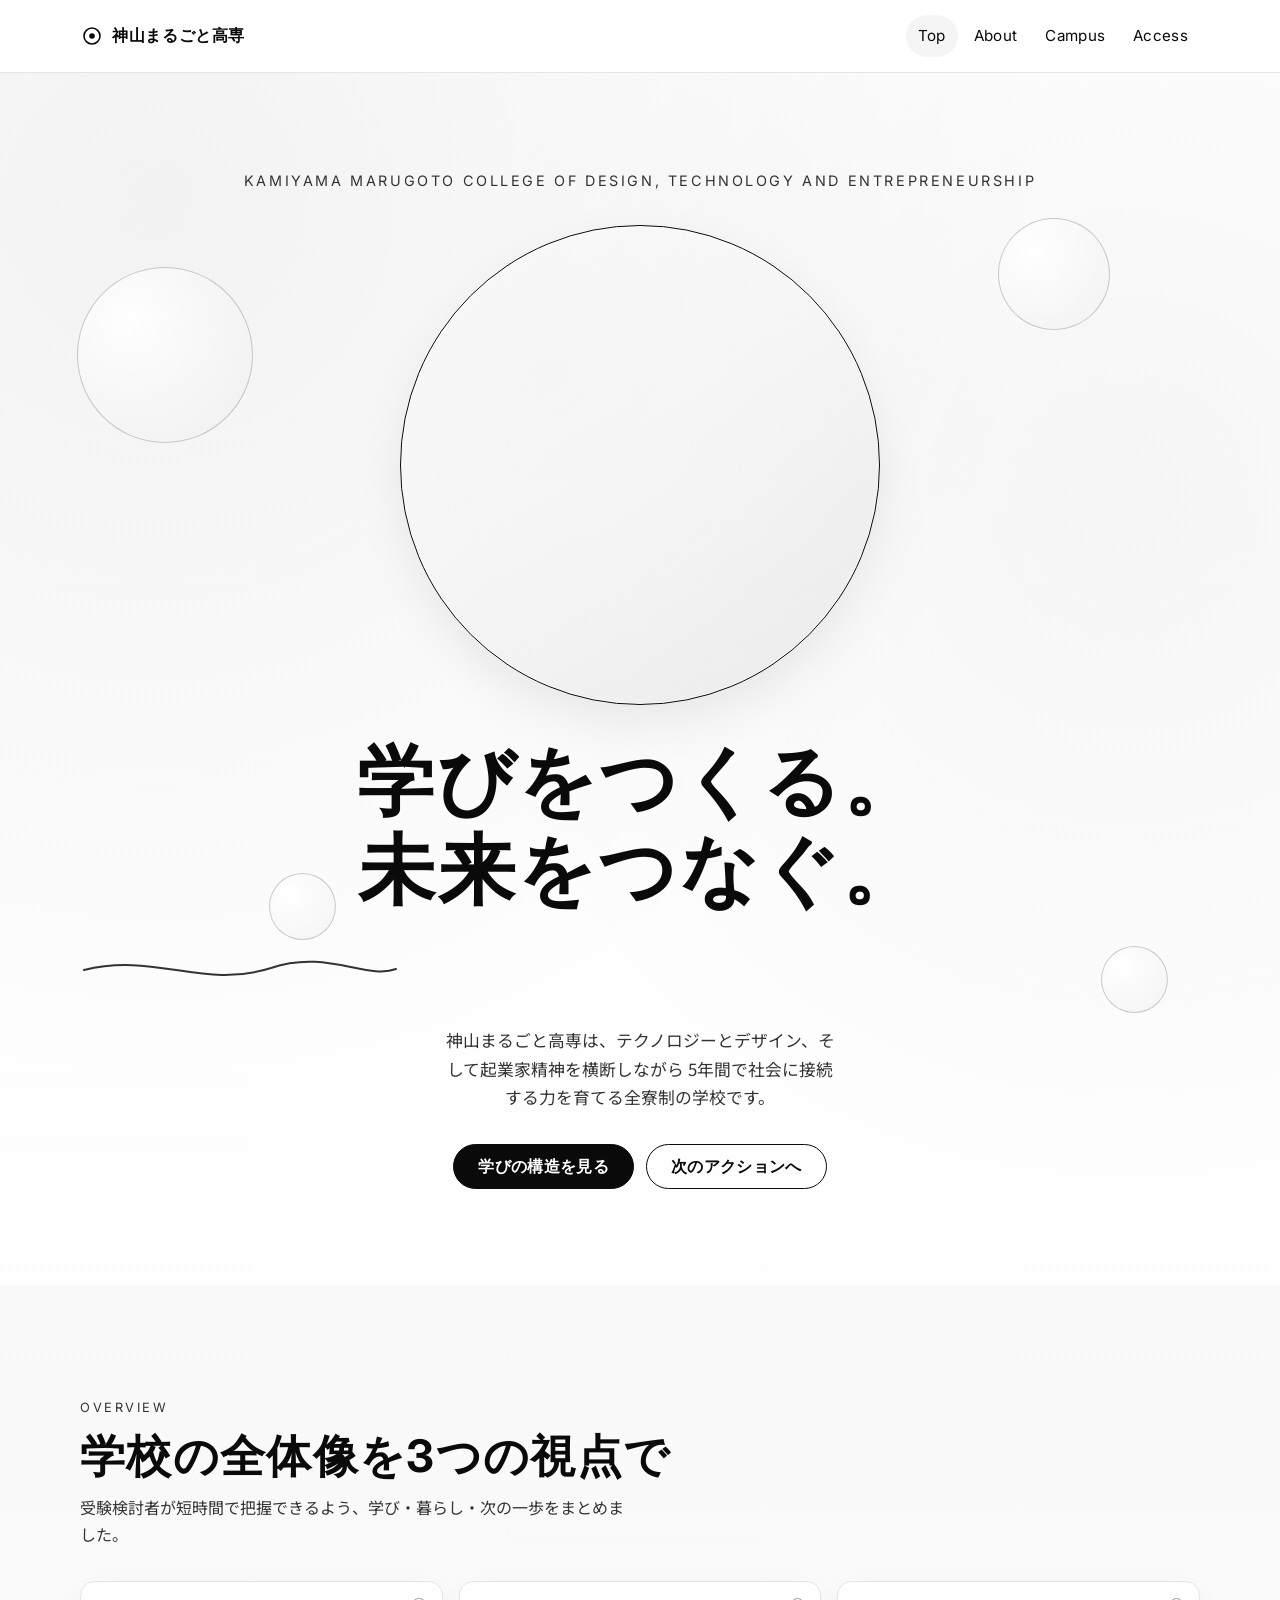
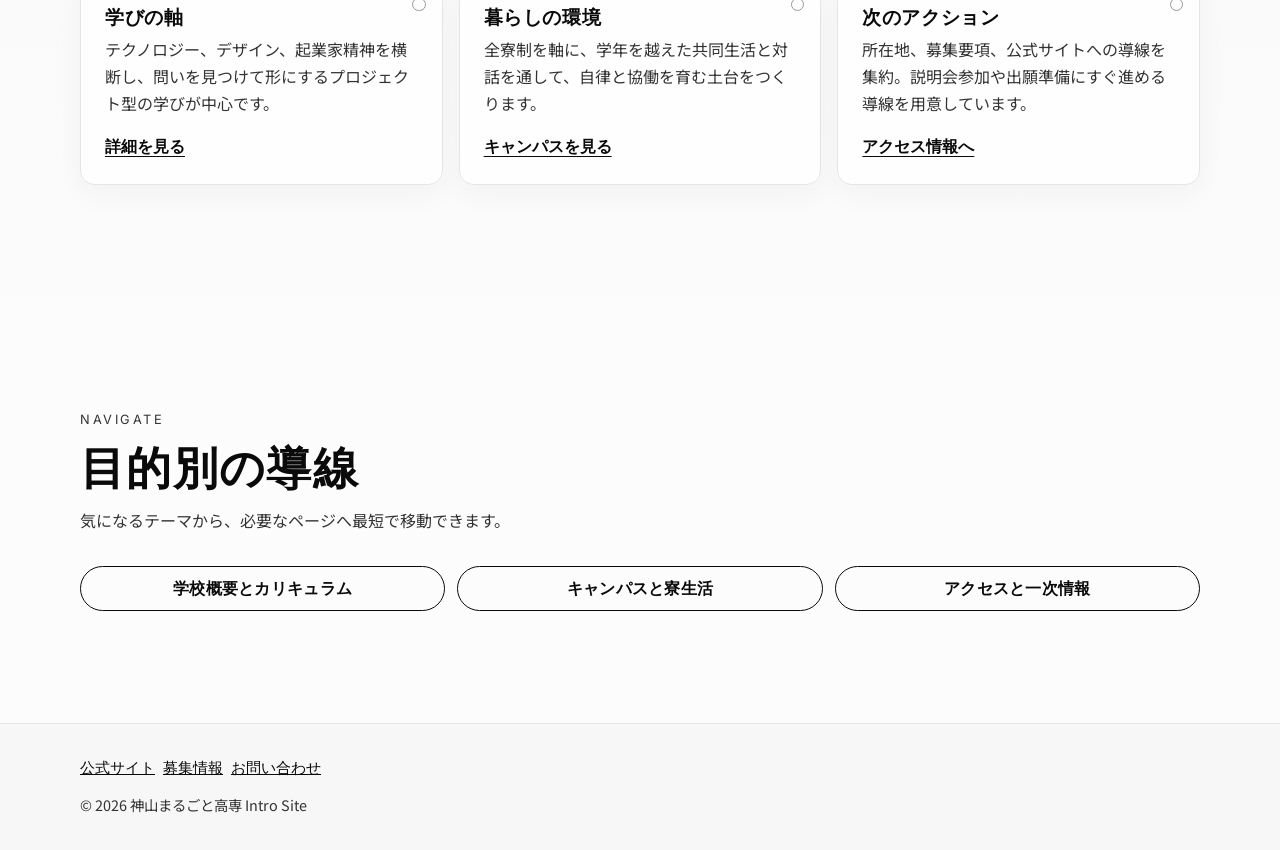
<file: index.html>
<!doctype html>
<html lang="ja">
  <head>
    <meta charset="utf-8" />
    <meta name="viewport" content="width=device-width, initial-scale=1" />
    <title>神山まるごと高専 | 学びの入口</title>
    <meta
      name="description"
      content="神山まるごと高専の世界観と学びの特徴を、モノクロ・ミニマルな4ページ構成で紹介します。"
    />
    <meta property="og:type" content="website" />
    <meta property="og:locale" content="ja_JP" />
    <meta property="og:title" content="神山まるごと高専 | 学びの入口" />
    <meta
      property="og:description"
      content="テクノロジー・デザイン・起業家精神を横断する5年間の学びを紹介。"
    />
    <meta
      property="og:url"
      content="https://kmc2318.github.io/ghcp-school-intro-260422/index.html"
    />
    <meta
      property="og:image"
      content="https://kmc2318.github.io/ghcp-school-intro-260422/assets/images/ogp.svg"
    />
    <meta name="theme-color" content="#0a0a0a" />
    <link rel="icon" type="image/svg+xml" href="./assets/images/favicon.svg" />
    <link rel="preconnect" href="https://fonts.googleapis.com" />
    <link rel="preconnect" href="https://fonts.gstatic.com" crossorigin />
    <link
      href="https://fonts.googleapis.com/css2?family=Inter:wght@400;600;700&family=Noto+Sans+JP:wght@400;500;700&display=swap"
      rel="stylesheet"
    />
    <link rel="stylesheet" href="./assets/css/main.css" />
  </head>
  <body>
    <a class="skip-link" href="#main-content">本文へスキップ</a>
    <div class="scroll-progress" aria-hidden="true"></div>

    <header class="site-header">
      <div class="container header-inner">
        <a class="brand" href="./index.html" aria-label="神山まるごと高専 トップページ">
          <span class="brand-mark" aria-hidden="true">
            <svg viewBox="0 0 24 24" fill="none" xmlns="http://www.w3.org/2000/svg">
              <circle cx="12" cy="12" r="8" stroke="currentColor" stroke-width="1.6" />
              <circle cx="12" cy="12" r="2.8" fill="currentColor" />
            </svg>
          </span>
          <span class="brand-text">神山まるごと高専</span>
        </a>

        <button
          class="nav-toggle"
          type="button"
          aria-label="ナビゲーションを開閉"
          aria-expanded="false"
          aria-controls="site-nav"
        >
          <span class="nav-toggle-bar" aria-hidden="true"></span>
          <span>Menu</span>
        </button>

        <nav class="site-nav" id="site-nav" aria-label="メインナビゲーション">
          <ul>
            <li><a href="./index.html" aria-current="page">Top</a></li>
            <li><a href="./about.html">About</a></li>
            <li><a href="./campus.html">Campus</a></li>
            <li><a href="./access.html">Access</a></li>
          </ul>
        </nav>
      </div>
    </header>

    <main id="main-content">
      <section class="hero" aria-labelledby="hero-title">
        <div class="circle-decor circle-decor--lg" style="--x: 6%; --y: 16%; --duration: 12s"></div>
        <div class="circle-decor circle-decor--sm" style="--x: 21%; --y: 66%; --duration: 9s; --delay: 0.8s"></div>
        <div class="circle-decor circle-decor--md" style="--x: 78%; --y: 12%; --duration: 13s; --delay: 0.4s"></div>
        <div class="circle-decor circle-decor--sm" style="--x: 86%; --y: 72%; --duration: 11s; --delay: 1.2s"></div>

        <div class="container hero-inner">
          <p class="hero-subtitle">Kamiyama Marugoto College of Design, Technology and Entrepreneurship</p>
          <div class="hero-orb" aria-hidden="true"></div>
          <h1 class="hero-title" id="hero-title">学びをつくる。<br />未来をつなぐ。</h1>
          <svg class="draw-path" data-draw-path viewBox="0 0 320 48" aria-hidden="true">
            <path d="M4 24 C76 6 122 44 191 22 C246 3 287 34 316 23" />
          </svg>
          <p class="hero-lead">
            神山まるごと高専は、テクノロジーとデザイン、そして起業家精神を横断しながら
            5年間で社会に接続する力を育てる全寮制の学校です。
          </p>
          <div class="hero-actions">
            <a class="btn btn--primary" href="./about.html">学びの構造を見る</a>
            <a class="btn btn--ghost" href="./access.html">次のアクションへ</a>
          </div>
        </div>
      </section>

      <section class="section section-muted" aria-labelledby="overview-title">
        <div class="container">
          <div class="section-header">
            <p class="section-kicker">Overview</p>
            <h2 class="section-title" id="overview-title">学校の全体像を3つの視点で</h2>
            <p class="section-desc">受験検討者が短時間で把握できるよう、学び・暮らし・次の一歩をまとめました。</p>
          </div>

          <div class="card-grid">
            <article class="card">
              <h3>学びの軸</h3>
              <p>
                テクノロジー、デザイン、起業家精神を横断し、問いを見つけて形にするプロジェクト型の学びが中心です。
              </p>
              <a class="card-link" href="./about.html">詳細を見る</a>
            </article>
            <article class="card">
              <h3>暮らしの環境</h3>
              <p>
                全寮制を軸に、学年を越えた共同生活と対話を通して、自律と協働を育む土台をつくります。
              </p>
              <a class="card-link" href="./campus.html">キャンパスを見る</a>
            </article>
            <article class="card">
              <h3>次のアクション</h3>
              <p>
                所在地、募集要項、公式サイトへの導線を集約。説明会参加や出願準備にすぐ進める導線を用意しています。
              </p>
              <a class="card-link" href="./access.html">アクセス情報へ</a>
            </article>
          </div>
        </div>
      </section>

      <section class="section" aria-labelledby="route-title">
        <div class="container">
          <div class="section-header">
            <p class="section-kicker">Navigate</p>
            <h2 class="section-title" id="route-title">目的別の導線</h2>
            <p class="section-desc">気になるテーマから、必要なページへ最短で移動できます。</p>
          </div>
          <div class="link-grid">
            <a class="btn btn--ghost" href="./about.html">学校概要とカリキュラム</a>
            <a class="btn btn--ghost" href="./campus.html">キャンパスと寮生活</a>
            <a class="btn btn--ghost" href="./access.html">アクセスと一次情報</a>
          </div>
        </div>
      </section>
    </main>

    <footer class="site-footer">
      <div class="container footer-inner">
        <div class="footer-links">
          <a href="https://kamiyama.ac.jp/" target="_blank" rel="noopener noreferrer">公式サイト</a>
          <a href="https://kamiyama.ac.jp/admissions/" target="_blank" rel="noopener noreferrer">募集情報</a>
          <a href="https://kamiyama.ac.jp/contact/" target="_blank" rel="noopener noreferrer">お問い合わせ</a>
        </div>
        <p class="copyright">&copy; <span data-current-year>2026</span> 神山まるごと高専 Intro Site</p>
      </div>
    </footer>

    <script src="./assets/js/main.js" defer></script>
  </body>
</html>
</file>
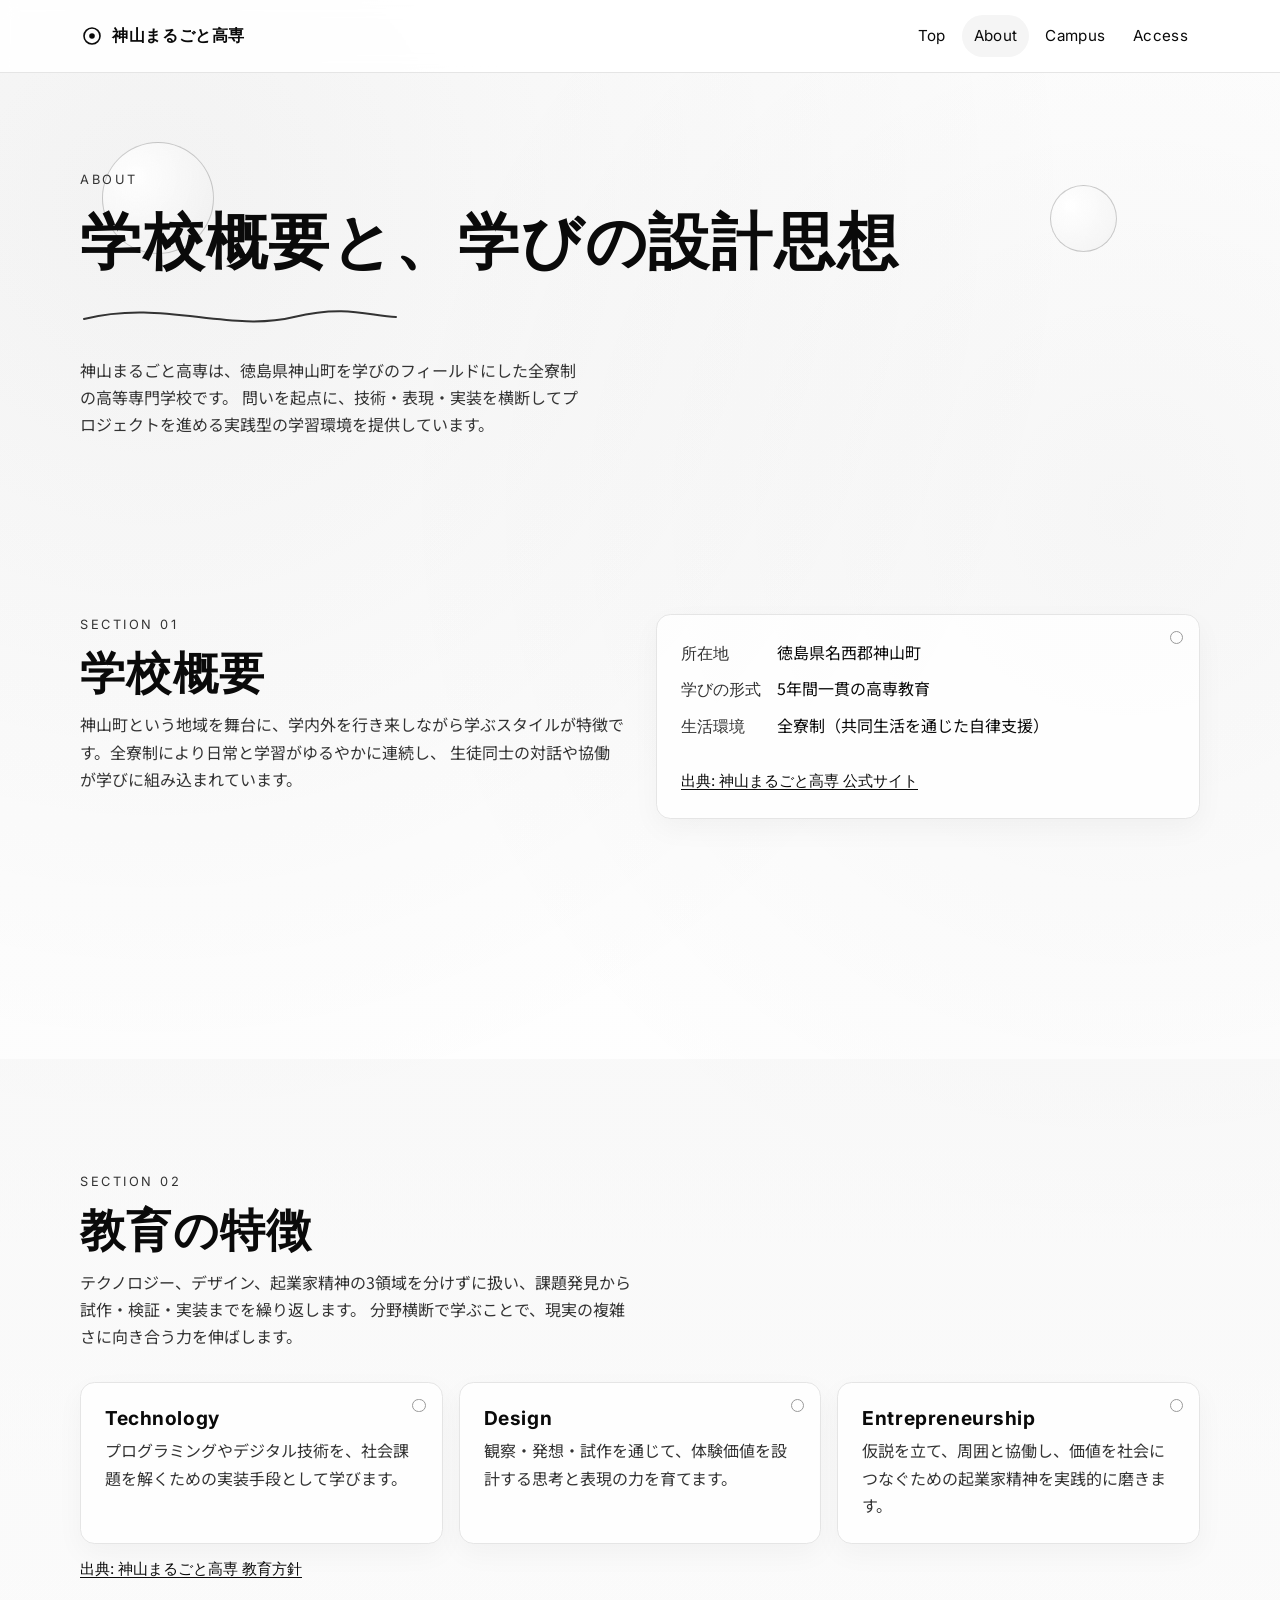
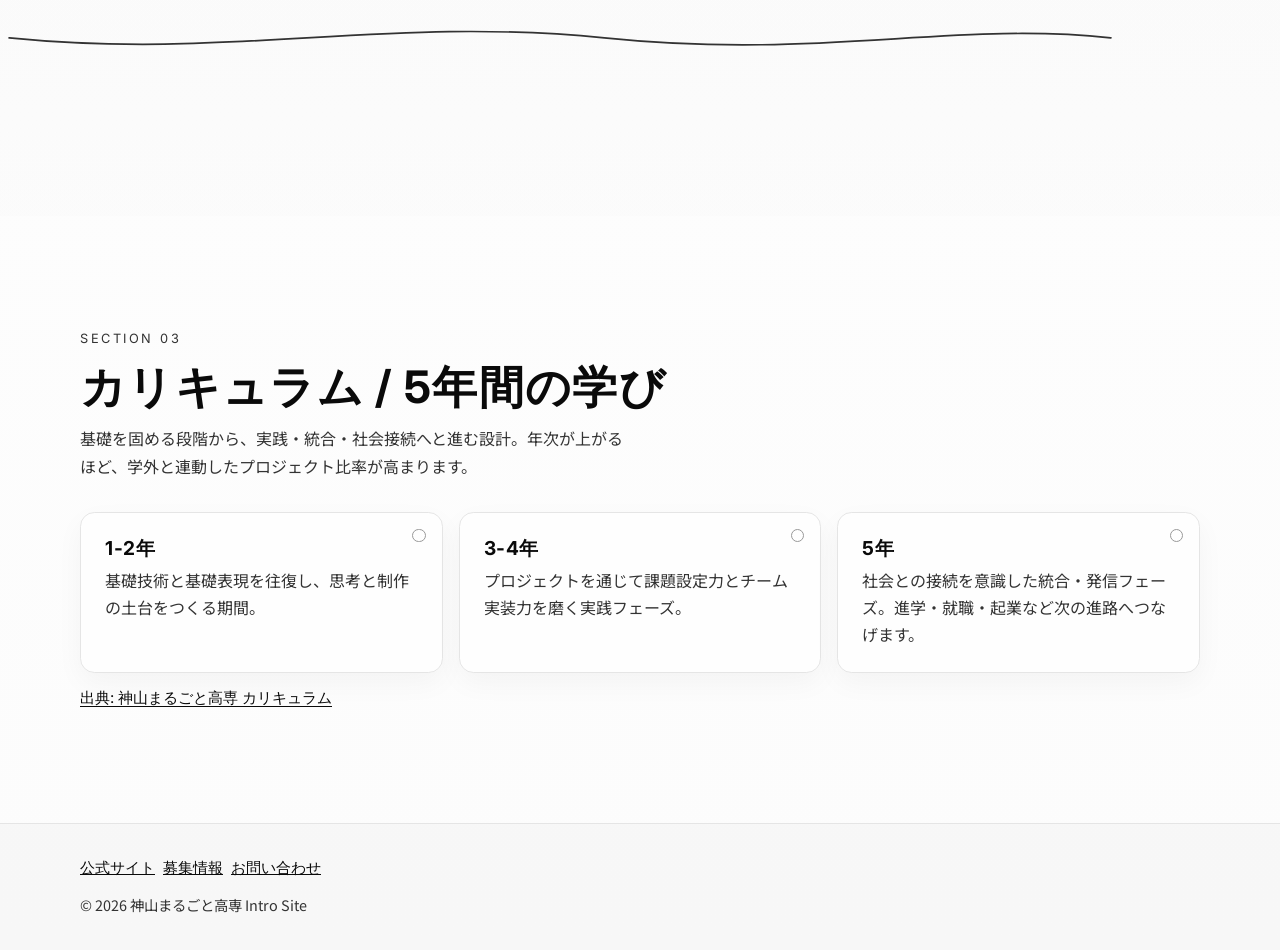
<file: about.html>
<!doctype html>
<html lang="ja">
  <head>
    <meta charset="utf-8" />
    <meta name="viewport" content="width=device-width, initial-scale=1" />
    <title>神山まるごと高専 | About</title>
    <meta
      name="description"
      content="神山まるごと高専の学校概要、教育の特徴、5年間の学びの構成を紹介します。"
    />
    <meta property="og:type" content="website" />
    <meta property="og:locale" content="ja_JP" />
    <meta property="og:title" content="神山まるごと高専 | About" />
    <meta
      property="og:description"
      content="学校概要・教育の特徴・カリキュラムを3セクションで整理したページ。"
    />
    <meta
      property="og:url"
      content="https://kmc2318.github.io/ghcp-school-intro-260422/about.html"
    />
    <meta
      property="og:image"
      content="https://kmc2318.github.io/ghcp-school-intro-260422/assets/images/ogp.svg"
    />
    <meta name="theme-color" content="#0a0a0a" />
    <link rel="icon" type="image/svg+xml" href="./assets/images/favicon.svg" />
    <link rel="preconnect" href="https://fonts.googleapis.com" />
    <link rel="preconnect" href="https://fonts.gstatic.com" crossorigin />
    <link
      href="https://fonts.googleapis.com/css2?family=Inter:wght@400;600;700&family=Noto+Sans+JP:wght@400;500;700&display=swap"
      rel="stylesheet"
    />
    <link rel="stylesheet" href="./assets/css/main.css" />
  </head>
  <body>
    <a class="skip-link" href="#main-content">本文へスキップ</a>
    <div class="scroll-progress" aria-hidden="true"></div>

    <header class="site-header">
      <div class="container header-inner">
        <a class="brand" href="./index.html" aria-label="神山まるごと高専 トップページ">
          <span class="brand-mark" aria-hidden="true">
            <svg viewBox="0 0 24 24" fill="none" xmlns="http://www.w3.org/2000/svg">
              <circle cx="12" cy="12" r="8" stroke="currentColor" stroke-width="1.6" />
              <circle cx="12" cy="12" r="2.8" fill="currentColor" />
            </svg>
          </span>
          <span class="brand-text">神山まるごと高専</span>
        </a>

        <button
          class="nav-toggle"
          type="button"
          aria-label="ナビゲーションを開閉"
          aria-expanded="false"
          aria-controls="site-nav"
        >
          <span class="nav-toggle-bar" aria-hidden="true"></span>
          <span>Menu</span>
        </button>

        <nav class="site-nav" id="site-nav" aria-label="メインナビゲーション">
          <ul>
            <li><a href="./index.html">Top</a></li>
            <li><a href="./about.html" aria-current="page">About</a></li>
            <li><a href="./campus.html">Campus</a></li>
            <li><a href="./access.html">Access</a></li>
          </ul>
        </nav>
      </div>
    </header>

    <main id="main-content">
      <section class="page-hero" aria-labelledby="page-title">
        <div class="circle-decor circle-decor--md" style="--x: 8%; --y: 16%; --duration: 11s"></div>
        <div class="circle-decor circle-decor--sm" style="--x: 82%; --y: 26%; --duration: 9.5s; --delay: 0.5s"></div>

        <div class="container page-hero-inner">
          <p class="section-kicker">About</p>
          <h1 class="page-title" id="page-title">学校概要と、学びの設計思想</h1>
          <svg class="draw-path" data-draw-path viewBox="0 0 320 48" aria-hidden="true">
            <path d="M4 26 C84 6 146 40 214 24 C268 11 292 24 316 24" />
          </svg>
          <p class="page-lead">
            神山まるごと高専は、徳島県神山町を学びのフィールドにした全寮制の高等専門学校です。
            問いを起点に、技術・表現・実装を横断してプロジェクトを進める実践型の学習環境を提供しています。
          </p>
        </div>
      </section>

      <section class="section" aria-labelledby="school-overview-title">
        <div class="container about-layout">
          <div class="section-header">
            <p class="section-kicker">Section 01</p>
            <h2 class="section-title" id="school-overview-title">学校概要</h2>
            <p class="section-desc">
              神山町という地域を舞台に、学内外を行き来しながら学ぶスタイルが特徴です。全寮制により日常と学習がゆるやかに連続し、
              生徒同士の対話や協働が学びに組み込まれています。
            </p>
          </div>

          <article class="about-block card">
            <dl>
              <dt>所在地</dt>
              <dd>徳島県名西郡神山町</dd>
              <dt>学びの形式</dt>
              <dd>5年間一貫の高専教育</dd>
              <dt>生活環境</dt>
              <dd>全寮制（共同生活を通じた自律支援）</dd>
            </dl>
            <a class="source-link" href="https://kamiyama.ac.jp/" target="_blank" rel="noopener noreferrer"
              >出典: 神山まるごと高専 公式サイト</a
            >
          </article>
        </div>

        <div class="container path-divider" aria-hidden="true">
          <svg class="draw-path" data-draw-path viewBox="0 0 960 60" preserveAspectRatio="none">
            <path d="M6 30 C190 2 380 58 574 30 C736 6 854 44 954 30" />
          </svg>
        </div>
      </section>

      <section class="section section-muted" aria-labelledby="feature-title">
        <div class="container">
          <div class="section-header">
            <p class="section-kicker">Section 02</p>
            <h2 class="section-title" id="feature-title">教育の特徴</h2>
            <p class="section-desc">
              テクノロジー、デザイン、起業家精神の3領域を分けずに扱い、課題発見から試作・検証・実装までを繰り返します。
              分野横断で学ぶことで、現実の複雑さに向き合う力を伸ばします。
            </p>
          </div>

          <div class="card-grid">
            <article class="card">
              <h3>Technology</h3>
              <p>プログラミングやデジタル技術を、社会課題を解くための実装手段として学びます。</p>
            </article>
            <article class="card">
              <h3>Design</h3>
              <p>観察・発想・試作を通じて、体験価値を設計する思考と表現の力を育てます。</p>
            </article>
            <article class="card">
              <h3>Entrepreneurship</h3>
              <p>仮説を立て、周囲と協働し、価値を社会につなぐための起業家精神を実践的に磨きます。</p>
            </article>
          </div>

          <a class="source-link" href="https://kamiyama.ac.jp/about/" target="_blank" rel="noopener noreferrer"
            >出典: 神山まるごと高専 教育方針</a
          >
        </div>

        <div class="container path-divider" aria-hidden="true">
          <svg class="draw-path" data-draw-path viewBox="0 0 960 60" preserveAspectRatio="none">
            <path d="M8 28 C198 54 328 2 518 28 C702 54 816 8 952 28" />
          </svg>
        </div>
      </section>

      <section class="section" aria-labelledby="curriculum-title">
        <div class="container">
          <div class="section-header">
            <p class="section-kicker">Section 03</p>
            <h2 class="section-title" id="curriculum-title">カリキュラム / 5年間の学び</h2>
            <p class="section-desc">
              基礎を固める段階から、実践・統合・社会接続へと進む設計。年次が上がるほど、学外と連動したプロジェクト比率が高まります。
            </p>
          </div>

          <div class="card-grid">
            <article class="card">
              <h3>1-2年</h3>
              <p>基礎技術と基礎表現を往復し、思考と制作の土台をつくる期間。</p>
            </article>
            <article class="card">
              <h3>3-4年</h3>
              <p>プロジェクトを通じて課題設定力とチーム実装力を磨く実践フェーズ。</p>
            </article>
            <article class="card">
              <h3>5年</h3>
              <p>社会との接続を意識した統合・発信フェーズ。進学・就職・起業など次の進路へつなげます。</p>
            </article>
          </div>

          <a class="source-link" href="https://kamiyama.ac.jp/curriculum/" target="_blank" rel="noopener noreferrer"
            >出典: 神山まるごと高専 カリキュラム</a
          >
        </div>
      </section>
    </main>

    <footer class="site-footer">
      <div class="container footer-inner">
        <div class="footer-links">
          <a href="https://kamiyama.ac.jp/" target="_blank" rel="noopener noreferrer">公式サイト</a>
          <a href="https://kamiyama.ac.jp/admissions/" target="_blank" rel="noopener noreferrer">募集情報</a>
          <a href="https://kamiyama.ac.jp/contact/" target="_blank" rel="noopener noreferrer">お問い合わせ</a>
        </div>
        <p class="copyright">&copy; <span data-current-year>2026</span> 神山まるごと高専 Intro Site</p>
      </div>
    </footer>

    <script src="./assets/js/main.js" defer></script>
  </body>
</html>
</file>
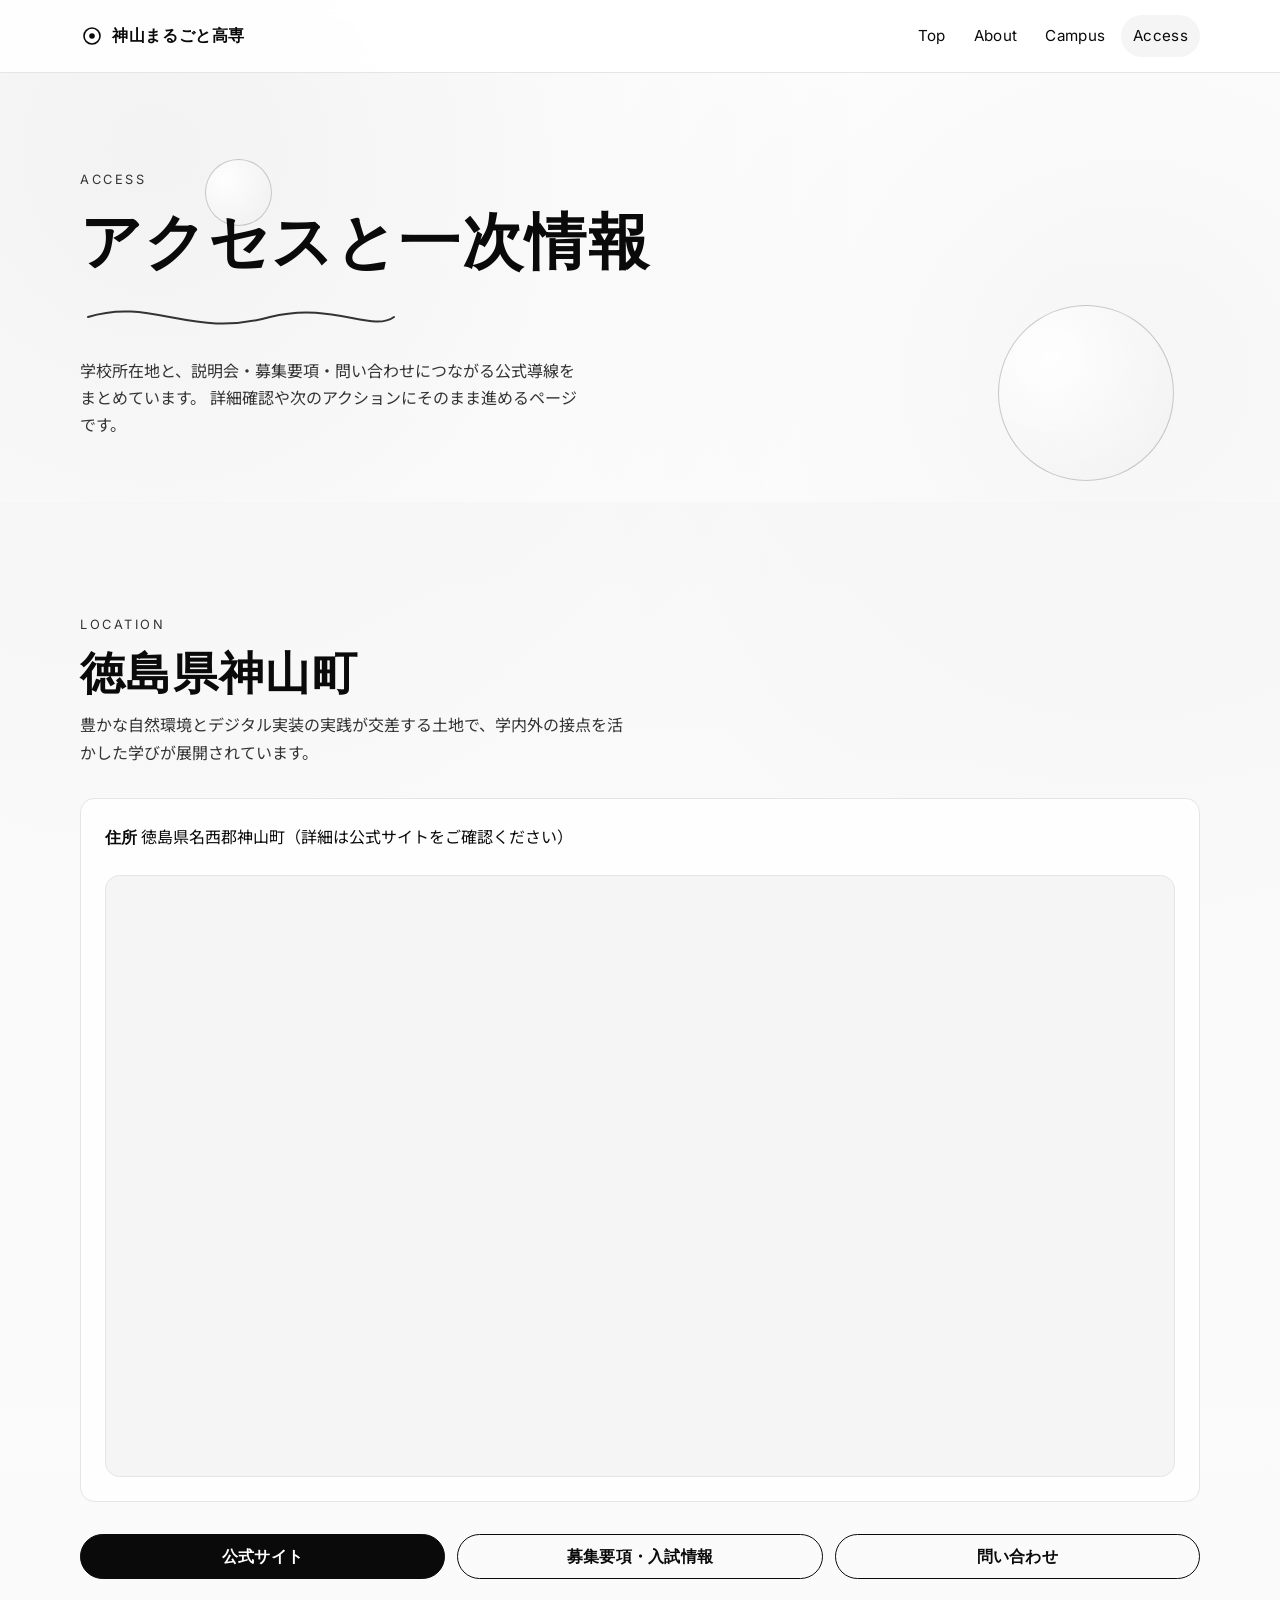
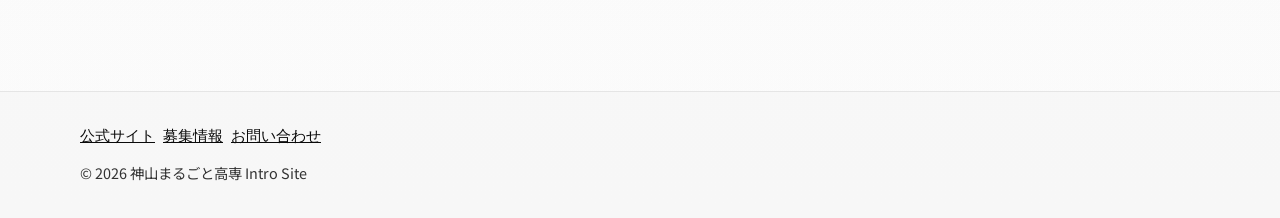
<file: access.html>
<!doctype html>
<html lang="ja">
  <head>
    <meta charset="utf-8" />
    <meta name="viewport" content="width=device-width, initial-scale=1" />
    <title>神山まるごと高専 | Access</title>
    <meta
      name="description"
      content="神山まるごと高専の所在地、アクセス情報、公式サイト・募集要項・問い合わせ先へのリンクを掲載しています。"
    />
    <meta property="og:type" content="website" />
    <meta property="og:locale" content="ja_JP" />
    <meta property="og:title" content="神山まるごと高専 | Access" />
    <meta
      property="og:description"
      content="所在地と地図、公式サイトや募集情報への外部リンクをまとめたページ。"
    />
    <meta
      property="og:url"
      content="https://kmc2318.github.io/ghcp-school-intro-260422/access.html"
    />
    <meta
      property="og:image"
      content="https://kmc2318.github.io/ghcp-school-intro-260422/assets/images/ogp.svg"
    />
    <meta name="theme-color" content="#0a0a0a" />
    <link rel="icon" type="image/svg+xml" href="./assets/images/favicon.svg" />
    <link rel="preconnect" href="https://fonts.googleapis.com" />
    <link rel="preconnect" href="https://fonts.gstatic.com" crossorigin />
    <link
      href="https://fonts.googleapis.com/css2?family=Inter:wght@400;600;700&family=Noto+Sans+JP:wght@400;500;700&display=swap"
      rel="stylesheet"
    />
    <link rel="stylesheet" href="./assets/css/main.css" />
  </head>
  <body>
    <a class="skip-link" href="#main-content">本文へスキップ</a>
    <div class="scroll-progress" aria-hidden="true"></div>

    <header class="site-header">
      <div class="container header-inner">
        <a class="brand" href="./index.html" aria-label="神山まるごと高専 トップページ">
          <span class="brand-mark" aria-hidden="true">
            <svg viewBox="0 0 24 24" fill="none" xmlns="http://www.w3.org/2000/svg">
              <circle cx="12" cy="12" r="8" stroke="currentColor" stroke-width="1.6" />
              <circle cx="12" cy="12" r="2.8" fill="currentColor" />
            </svg>
          </span>
          <span class="brand-text">神山まるごと高専</span>
        </a>

        <button
          class="nav-toggle"
          type="button"
          aria-label="ナビゲーションを開閉"
          aria-expanded="false"
          aria-controls="site-nav"
        >
          <span class="nav-toggle-bar" aria-hidden="true"></span>
          <span>Menu</span>
        </button>

        <nav class="site-nav" id="site-nav" aria-label="メインナビゲーション">
          <ul>
            <li><a href="./index.html">Top</a></li>
            <li><a href="./about.html">About</a></li>
            <li><a href="./campus.html">Campus</a></li>
            <li><a href="./access.html" aria-current="page">Access</a></li>
          </ul>
        </nav>
      </div>
    </header>

    <main id="main-content">
      <section class="page-hero" aria-labelledby="page-title">
        <div class="circle-decor circle-decor--lg" style="--x: 78%; --y: 54%; --duration: 12s"></div>
        <div class="circle-decor circle-decor--sm" style="--x: 16%; --y: 20%; --duration: 9s; --delay: 0.7s"></div>

        <div class="container page-hero-inner">
          <p class="section-kicker">Access</p>
          <h1 class="page-title" id="page-title">アクセスと一次情報</h1>
          <svg class="draw-path" data-draw-path viewBox="0 0 320 48" aria-hidden="true">
            <path d="M8 24 C72 4 112 46 190 24 C252 8 292 40 314 24" />
          </svg>
          <p class="page-lead">
            学校所在地と、説明会・募集要項・問い合わせにつながる公式導線をまとめています。
            詳細確認や次のアクションにそのまま進めるページです。
          </p>
        </div>
      </section>

      <section class="section section-muted" aria-labelledby="location-title">
        <div class="container">
          <div class="section-header">
            <p class="section-kicker">Location</p>
            <h2 class="section-title" id="location-title">徳島県神山町</h2>
            <p class="section-desc">
              豊かな自然環境とデジタル実装の実践が交差する土地で、学内外の接点を活かした学びが展開されています。
            </p>
          </div>

          <div class="location-box">
            <p><strong>住所</strong> 徳島県名西郡神山町（詳細は公式サイトをご確認ください）</p>
            <div class="map-frame">
              <iframe
                title="神山町周辺地図"
                src="https://www.google.com/maps?q=%E5%BE%B3%E5%B3%B6%E7%9C%8C%E5%90%8D%E8%A5%BF%E9%83%A1%E7%A5%9E%E5%B1%B1%E7%94%BA&output=embed"
                loading="lazy"
                referrerpolicy="no-referrer-when-downgrade"
              ></iframe>
            </div>
          </div>

          <div class="link-grid" role="list" aria-label="外部リンク">
            <a
              class="btn btn--primary"
              href="https://kamiyama.ac.jp/"
              target="_blank"
              rel="noopener noreferrer"
              role="listitem"
              >公式サイト</a
            >
            <a
              class="btn btn--ghost"
              href="https://kamiyama.ac.jp/admissions/"
              target="_blank"
              rel="noopener noreferrer"
              role="listitem"
              >募集要項・入試情報</a
            >
            <a
              class="btn btn--ghost"
              href="https://kamiyama.ac.jp/contact/"
              target="_blank"
              rel="noopener noreferrer"
              role="listitem"
              >問い合わせ</a
            >
          </div>
        </div>
      </section>
    </main>

    <footer class="site-footer">
      <div class="container footer-inner">
        <div class="footer-links">
          <a href="https://kamiyama.ac.jp/" target="_blank" rel="noopener noreferrer">公式サイト</a>
          <a href="https://kamiyama.ac.jp/admissions/" target="_blank" rel="noopener noreferrer">募集情報</a>
          <a href="https://kamiyama.ac.jp/contact/" target="_blank" rel="noopener noreferrer">お問い合わせ</a>
        </div>
        <p class="copyright">&copy; <span data-current-year>2026</span> 神山まるごと高専 Intro Site</p>
      </div>
    </footer>

    <script src="./assets/js/main.js" defer></script>
  </body>
</html>
</file>
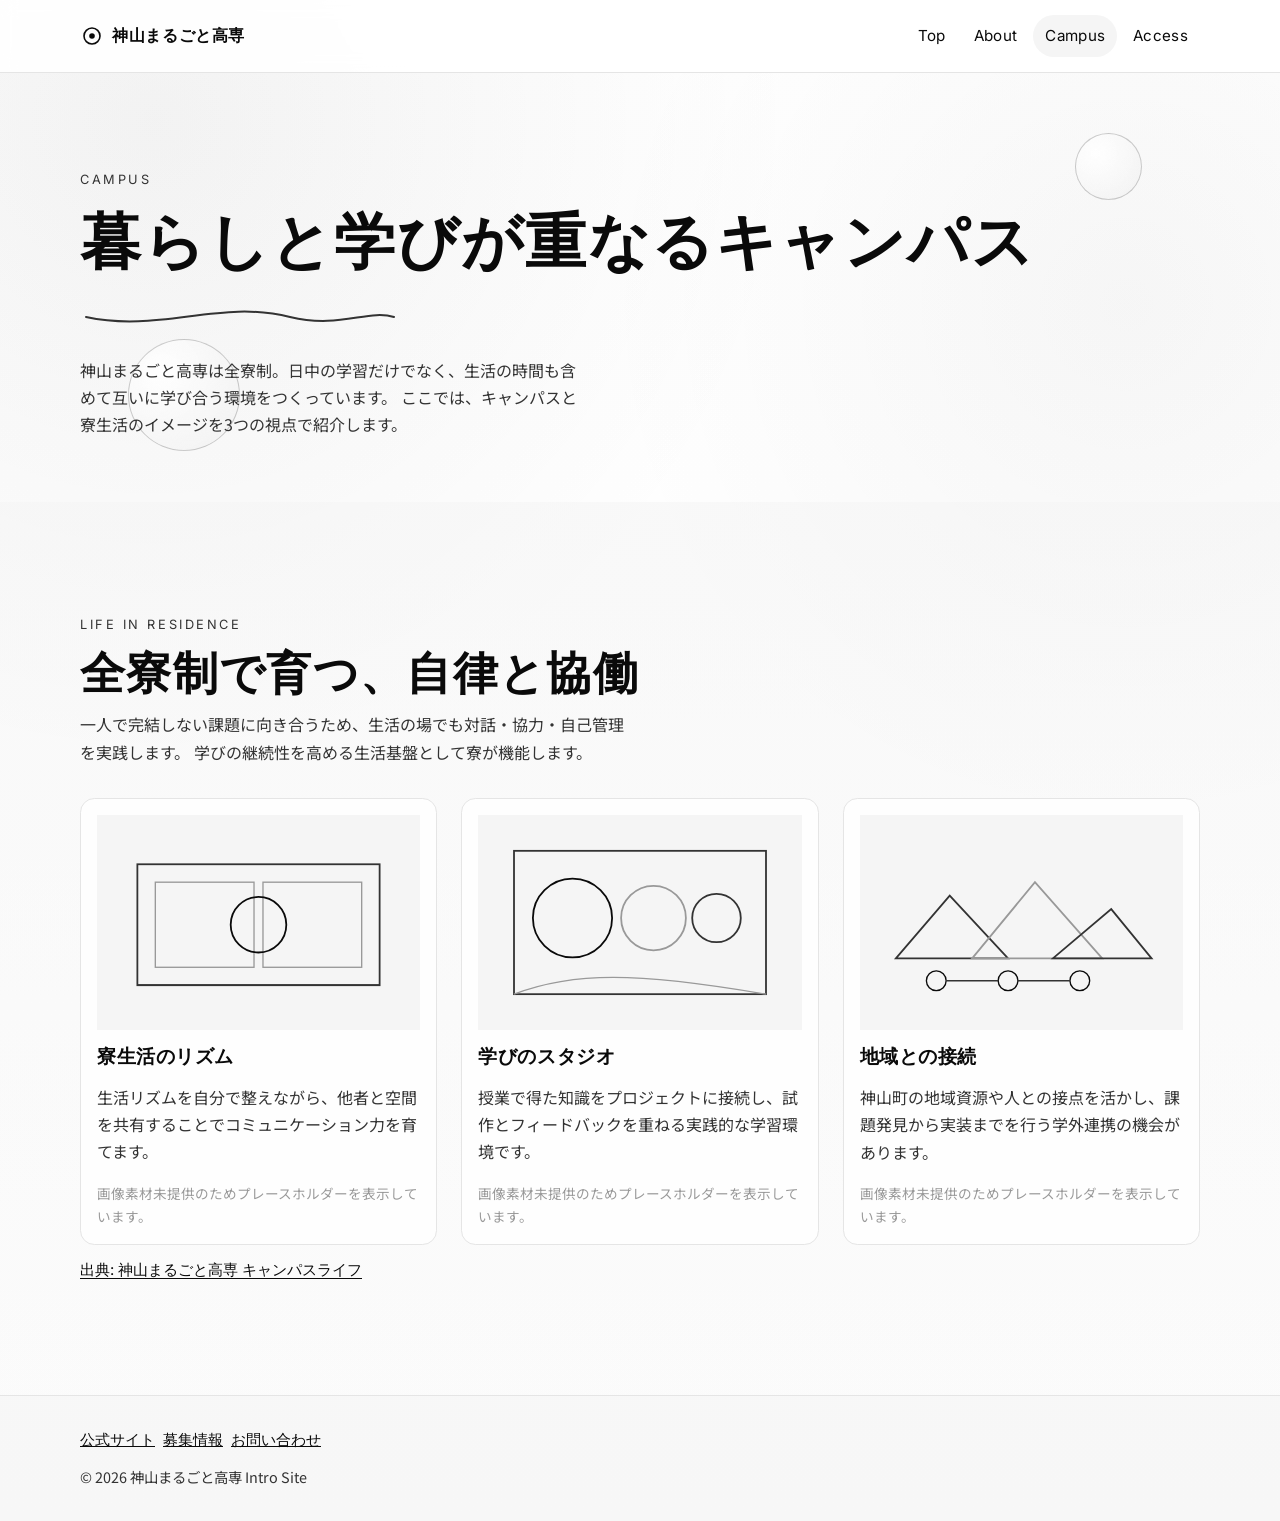
<file: campus.html>
<!doctype html>
<html lang="ja">
  <head>
    <meta charset="utf-8" />
    <meta name="viewport" content="width=device-width, initial-scale=1" />
    <title>神山まるごと高専 | Campus</title>
    <meta
      name="description"
      content="神山まるごと高専の全寮制の暮らしとキャンパスライフを、プレースホルダー画像とともに紹介します。"
    />
    <meta property="og:type" content="website" />
    <meta property="og:locale" content="ja_JP" />
    <meta property="og:title" content="神山まるごと高専 | Campus" />
    <meta
      property="og:description"
      content="全寮制の生活環境と、学びが日常につながるキャンパスの様子を紹介。"
    />
    <meta
      property="og:url"
      content="https://kmc2318.github.io/ghcp-school-intro-260422/campus.html"
    />
    <meta
      property="og:image"
      content="https://kmc2318.github.io/ghcp-school-intro-260422/assets/images/ogp.svg"
    />
    <meta name="theme-color" content="#0a0a0a" />
    <link rel="icon" type="image/svg+xml" href="./assets/images/favicon.svg" />
    <link rel="preconnect" href="https://fonts.googleapis.com" />
    <link rel="preconnect" href="https://fonts.gstatic.com" crossorigin />
    <link
      href="https://fonts.googleapis.com/css2?family=Inter:wght@400;600;700&family=Noto+Sans+JP:wght@400;500;700&display=swap"
      rel="stylesheet"
    />
    <link rel="stylesheet" href="./assets/css/main.css" />
  </head>
  <body>
    <a class="skip-link" href="#main-content">本文へスキップ</a>
    <div class="scroll-progress" aria-hidden="true"></div>

    <header class="site-header">
      <div class="container header-inner">
        <a class="brand" href="./index.html" aria-label="神山まるごと高専 トップページ">
          <span class="brand-mark" aria-hidden="true">
            <svg viewBox="0 0 24 24" fill="none" xmlns="http://www.w3.org/2000/svg">
              <circle cx="12" cy="12" r="8" stroke="currentColor" stroke-width="1.6" />
              <circle cx="12" cy="12" r="2.8" fill="currentColor" />
            </svg>
          </span>
          <span class="brand-text">神山まるごと高専</span>
        </a>

        <button
          class="nav-toggle"
          type="button"
          aria-label="ナビゲーションを開閉"
          aria-expanded="false"
          aria-controls="site-nav"
        >
          <span class="nav-toggle-bar" aria-hidden="true"></span>
          <span>Menu</span>
        </button>

        <nav class="site-nav" id="site-nav" aria-label="メインナビゲーション">
          <ul>
            <li><a href="./index.html">Top</a></li>
            <li><a href="./about.html">About</a></li>
            <li><a href="./campus.html" aria-current="page">Campus</a></li>
            <li><a href="./access.html">Access</a></li>
          </ul>
        </nav>
      </div>
    </header>

    <main id="main-content">
      <section class="page-hero" aria-labelledby="page-title">
        <div class="circle-decor circle-decor--md" style="--x: 10%; --y: 62%; --duration: 11s"></div>
        <div class="circle-decor circle-decor--sm" style="--x: 84%; --y: 14%; --duration: 9s; --delay: 0.5s"></div>

        <div class="container page-hero-inner">
          <p class="section-kicker">Campus</p>
          <h1 class="page-title" id="page-title">暮らしと学びが重なるキャンパス</h1>
          <svg class="draw-path" data-draw-path viewBox="0 0 320 48" aria-hidden="true">
            <path d="M6 24 C80 40 140 6 210 24 C260 36 288 16 314 24" />
          </svg>
          <p class="page-lead">
            神山まるごと高専は全寮制。日中の学習だけでなく、生活の時間も含めて互いに学び合う環境をつくっています。
            ここでは、キャンパスと寮生活のイメージを3つの視点で紹介します。
          </p>
        </div>
      </section>

      <section class="section section-muted" aria-labelledby="campus-life-title">
        <div class="container">
          <div class="section-header">
            <p class="section-kicker">Life in Residence</p>
            <h2 class="section-title" id="campus-life-title">全寮制で育つ、自律と協働</h2>
            <p class="section-desc">
              一人で完結しない課題に向き合うため、生活の場でも対話・協力・自己管理を実践します。
              学びの継続性を高める生活基盤として寮が機能します。
            </p>
          </div>

          <div class="media-grid">
            <article class="media-card">
              <img src="./assets/images/campus-dorm.svg" alt="寮棟と共有スペースを表現したプレースホルダー画像" />
              <h3>寮生活のリズム</h3>
              <p>生活リズムを自分で整えながら、他者と空間を共有することでコミュニケーション力を育てます。</p>
              <span class="placeholder-caption">画像素材未提供のためプレースホルダーを表示しています。</span>
            </article>

            <article class="media-card">
              <img src="./assets/images/campus-studio.svg" alt="制作活動の場を表現したプレースホルダー画像" />
              <h3>学びのスタジオ</h3>
              <p>
                授業で得た知識をプロジェクトに接続し、試作とフィードバックを重ねる実践的な学習環境です。
              </p>
              <span class="placeholder-caption">画像素材未提供のためプレースホルダーを表示しています。</span>
            </article>

            <article class="media-card">
              <img src="./assets/images/campus-town.svg" alt="地域とのつながりを表現したプレースホルダー画像" />
              <h3>地域との接続</h3>
              <p>
                神山町の地域資源や人との接点を活かし、課題発見から実装までを行う学外連携の機会があります。
              </p>
              <span class="placeholder-caption">画像素材未提供のためプレースホルダーを表示しています。</span>
            </article>
          </div>

          <a class="source-link" href="https://kamiyama.ac.jp/campuslife/" target="_blank" rel="noopener noreferrer"
            >出典: 神山まるごと高専 キャンパスライフ</a
          >
        </div>
      </section>
    </main>

    <footer class="site-footer">
      <div class="container footer-inner">
        <div class="footer-links">
          <a href="https://kamiyama.ac.jp/" target="_blank" rel="noopener noreferrer">公式サイト</a>
          <a href="https://kamiyama.ac.jp/admissions/" target="_blank" rel="noopener noreferrer">募集情報</a>
          <a href="https://kamiyama.ac.jp/contact/" target="_blank" rel="noopener noreferrer">お問い合わせ</a>
        </div>
        <p class="copyright">&copy; <span data-current-year>2026</span> 神山まるごと高専 Intro Site</p>
      </div>
    </footer>

    <script src="./assets/js/main.js" defer></script>
  </body>
</html>
</file>
<file: assets/css/main.css>
:root {
  --color-bg: #ffffff;
  --color-fg: #0a0a0a;
  --color-gray-50: #f5f5f5;
  --color-gray-200: #e5e5e5;
  --color-gray-500: #999999;
  --color-gray-800: #333333;

  --font-jp: "Noto Sans JP", "Hiragino Kaku Gothic ProN", sans-serif;
  --font-en: "Inter", "Segoe UI", sans-serif;

  --space-1: 0.25rem;
  --space-2: 0.5rem;
  --space-3: 0.75rem;
  --space-4: 1rem;
  --space-6: 1.5rem;
  --space-8: 2rem;
  --space-12: 3rem;
  --space-16: 4rem;
  --space-24: 6rem;

  --radius-sm: 0.5rem;
  --radius-md: 0.9rem;
  --radius-full: 9999px;
  --container: 1120px;

  --bp-md: 48rem;
  --bp-lg: 64rem;

  --ease-out: cubic-bezier(0.22, 1, 0.36, 1);
  --duration-fast: 200ms;
  --duration-base: 600ms;
  --duration-slow: 900ms;
}

* {
  box-sizing: border-box;
}

html {
  scroll-behavior: smooth;
}

body {
  margin: 0;
  font-family: var(--font-jp);
  color: var(--color-fg);
  background-color: var(--color-bg);
  background-image:
    radial-gradient(circle at 12% 8%, rgba(10, 10, 10, 0.05), transparent 36%),
    radial-gradient(circle at 88% 20%, rgba(10, 10, 10, 0.035), transparent 32%),
    linear-gradient(180deg, #ffffff 0%, #fcfcfc 100%);
  line-height: 1.7;
  text-rendering: optimizeLegibility;
}

a {
  color: inherit;
}

img,
svg {
  max-width: 100%;
}

h1,
h2,
h3 {
  margin: 0;
  font-family: var(--font-en);
  letter-spacing: 0.03em;
  line-height: 1.15;
}

p {
  margin: 0;
}

ul {
  margin: 0;
  padding: 0;
  list-style: none;
}

.skip-link {
  position: absolute;
  left: -9999px;
  top: var(--space-4);
  z-index: 999;
  background: var(--color-fg);
  color: var(--color-bg);
  padding: var(--space-2) var(--space-4);
  border-radius: var(--radius-full);
  text-decoration: none;
}

.skip-link:focus-visible {
  left: var(--space-4);
}

:focus-visible {
  outline: 2px solid var(--color-fg);
  outline-offset: 3px;
}

.container {
  width: min(var(--container), calc(100% - var(--space-8)));
  margin: 0 auto;
}

.scroll-progress {
  position: fixed;
  top: 0;
  left: 0;
  z-index: 120;
  width: 0;
  height: 3px;
  background: var(--color-fg);
  transition: width var(--duration-fast) linear;
}

.site-header {
  position: sticky;
  top: 0;
  z-index: 110;
  border-bottom: 1px solid var(--color-gray-200);
  background: rgba(255, 255, 255, 0.9);
  backdrop-filter: blur(8px);
}

.header-inner {
  display: flex;
  align-items: center;
  justify-content: space-between;
  gap: var(--space-4);
  min-height: 4.5rem;
}

.brand {
  display: inline-flex;
  align-items: center;
  gap: var(--space-2);
  font-family: var(--font-en);
  font-weight: 700;
  text-decoration: none;
}

.brand-mark {
  display: inline-flex;
  width: 1.5rem;
  height: 1.5rem;
}

.brand-text {
  font-size: 0.95rem;
  letter-spacing: 0.04em;
}

.nav-toggle {
  display: inline-flex;
  align-items: center;
  gap: var(--space-2);
  border: 1px solid var(--color-gray-800);
  border-radius: var(--radius-full);
  background: transparent;
  color: var(--color-fg);
  padding: var(--space-2) var(--space-4);
  font: inherit;
  font-family: var(--font-en);
  cursor: pointer;
}

.nav-toggle-bar {
  position: relative;
  width: 1.1rem;
  height: 1px;
  background: currentColor;
}

.nav-toggle-bar::before,
.nav-toggle-bar::after {
  content: "";
  position: absolute;
  left: 0;
  width: 100%;
  height: 1px;
  background: currentColor;
}

.nav-toggle-bar::before {
  top: -5px;
}

.nav-toggle-bar::after {
  top: 5px;
}

.site-nav {
  position: absolute;
  top: 100%;
  left: 0;
  right: 0;
  display: flex;
  flex-direction: column;
  gap: var(--space-2);
  max-height: 0;
  opacity: 0;
  visibility: hidden;
  overflow: hidden;
  border-bottom: 1px solid transparent;
  background: rgba(255, 255, 255, 0.98);
  transition:
    opacity var(--duration-fast) var(--ease-out),
    max-height var(--duration-base) var(--ease-out),
    visibility var(--duration-fast) var(--ease-out);
}

.site-nav.is-open {
  max-height: 18rem;
  opacity: 1;
  visibility: visible;
  border-bottom-color: var(--color-gray-200);
  padding: var(--space-2) var(--space-4) var(--space-4);
}

.site-nav ul {
  display: grid;
  gap: var(--space-2);
}

.site-nav a {
  display: block;
  border-radius: var(--radius-full);
  padding: var(--space-2) var(--space-4);
  text-decoration: none;
  font-family: var(--font-en);
  letter-spacing: 0.02em;
}

.site-nav a:hover,
.site-nav a:focus-visible,
.site-nav a[aria-current="page"] {
  background: var(--color-gray-50);
}

.hero {
  position: relative;
  min-height: 100svh;
  overflow: clip;
  display: grid;
  place-items: center;
  padding: var(--space-24) 0;
}

.hero-inner {
  position: relative;
  z-index: 1;
  text-align: center;
  display: grid;
  gap: var(--space-6);
}

.hero-subtitle {
  font-family: var(--font-en);
  font-size: 0.9rem;
  letter-spacing: 0.18em;
  text-transform: uppercase;
  color: var(--color-gray-800);
}

.hero-title {
  font-size: clamp(2rem, 8vw, 4.8rem);
  max-width: 14ch;
  margin-inline: auto;
}

.hero-lead {
  max-width: 44ch;
  margin-inline: auto;
  color: var(--color-gray-800);
}

.hero-orb {
  width: min(74vw, 30rem);
  aspect-ratio: 1;
  margin-inline: auto;
  border-radius: 50%;
  border: 1px solid var(--color-fg);
  background:
    radial-gradient(circle at 30% 30%, rgba(245, 245, 245, 0.95), rgba(245, 245, 245, 0.2) 55%, transparent 70%),
    linear-gradient(145deg, rgba(255, 255, 255, 0.95), rgba(229, 229, 229, 0.7));
  box-shadow:
    0 18px 48px rgba(0, 0, 0, 0.07),
    inset 0 0 0 1px rgba(255, 255, 255, 0.6);
}

.hero-actions {
  display: inline-flex;
  flex-wrap: wrap;
  justify-content: center;
  gap: var(--space-3);
}

.circle-decor {
  --size: 9rem;
  position: absolute;
  left: var(--x, 10%);
  top: var(--y, 10%);
  width: var(--size);
  aspect-ratio: 1;
  border-radius: 50%;
  border: 1px solid rgba(10, 10, 10, 0.2);
  background: radial-gradient(circle at 30% 30%, rgba(255, 255, 255, 0.9), rgba(229, 229, 229, 0.35));
  animation: float var(--duration, 11s) var(--ease-out) infinite alternate;
  animation-delay: var(--delay, 0s);
}

.circle-decor--sm {
  --size: 4.2rem;
}

.circle-decor--md {
  --size: 7rem;
}

.circle-decor--lg {
  --size: 11rem;
}

.section {
  padding: var(--space-24) 0;
}

.section-muted {
  background: linear-gradient(180deg, rgba(245, 245, 245, 0.6), rgba(245, 245, 245, 0.2));
}

.section-header {
  display: grid;
  gap: var(--space-3);
  margin-bottom: var(--space-8);
}

.section-kicker {
  font-family: var(--font-en);
  font-size: 0.8rem;
  text-transform: uppercase;
  letter-spacing: 0.2em;
  color: var(--color-gray-800);
}

.section-title {
  font-size: clamp(1.6rem, 4vw, 2.8rem);
}

.section-desc {
  max-width: 62ch;
  color: var(--color-gray-800);
}

.draw-path {
  width: min(20rem, 56vw);
  height: 3rem;
}

.draw-path path {
  stroke: var(--color-gray-800);
  stroke-width: 2;
  fill: none;
  stroke-linecap: round;
  stroke-dasharray: var(--path-length, 1000);
  stroke-dashoffset: var(--path-length, 1000);
  transition: stroke-dashoffset var(--duration-slow) var(--ease-out);
}

.draw-path.is-drawn path {
  stroke-dashoffset: 0;
}

.card-grid {
  display: grid;
  gap: var(--space-4);
}

.card {
  position: relative;
  border: 1px solid var(--color-gray-200);
  border-radius: var(--radius-md);
  background: rgba(255, 255, 255, 0.82);
  padding: var(--space-6);
  box-shadow: 0 10px 28px rgba(0, 0, 0, 0.04);
}

.card::before {
  content: "";
  position: absolute;
  right: var(--space-4);
  top: var(--space-4);
  width: 0.7rem;
  aspect-ratio: 1;
  border-radius: 50%;
  border: 1px solid var(--color-gray-500);
}

.card h3 {
  margin-bottom: var(--space-2);
  font-size: 1.2rem;
}

.card p {
  color: var(--color-gray-800);
}

.card-link {
  margin-top: var(--space-4);
  display: inline-block;
  font-family: var(--font-en);
  font-weight: 700;
  text-decoration-thickness: 1px;
  text-underline-offset: 0.22em;
}

.btn {
  display: inline-flex;
  align-items: center;
  justify-content: center;
  gap: var(--space-2);
  border-radius: var(--radius-full);
  border: 1px solid var(--color-fg);
  padding: var(--space-2) var(--space-6);
  font-family: var(--font-en);
  font-weight: 600;
  letter-spacing: 0.02em;
  text-decoration: none;
  transition:
    transform var(--duration-fast) var(--ease-out),
    background-color var(--duration-fast) var(--ease-out),
    color var(--duration-fast) var(--ease-out);
}

.btn:hover {
  transform: translateY(-1px);
}

.btn--primary {
  background: var(--color-fg);
  color: var(--color-bg);
}

.btn--ghost {
  background: transparent;
  color: var(--color-fg);
}

.page-hero {
  position: relative;
  padding: var(--space-16) 0 var(--space-12);
  overflow: clip;
}

.page-hero-inner {
  position: relative;
  z-index: 1;
  display: grid;
  gap: var(--space-4);
}

.page-title {
  font-size: clamp(2rem, 7vw, 3.8rem);
}

.page-lead {
  max-width: 56ch;
  color: var(--color-gray-800);
}

.path-divider {
  margin: var(--space-8) 0;
}

.path-divider svg {
  width: 100%;
  height: 3.2rem;
}

.about-block {
  display: grid;
  gap: var(--space-4);
}

.about-block dl {
  margin: 0;
  display: grid;
  grid-template-columns: auto 1fr;
  gap: var(--space-2) var(--space-4);
  align-items: baseline;
}

.about-block dt {
  font-family: var(--font-en);
  color: var(--color-gray-800);
}

.about-block dd {
  margin: 0;
}

.source-link {
  display: inline-block;
  margin-top: var(--space-3);
  font-family: var(--font-en);
  font-size: 0.95rem;
  text-underline-offset: 0.2em;
}

.media-grid {
  display: grid;
  gap: var(--space-6);
}

.media-card {
  display: grid;
  gap: var(--space-4);
  border: 1px solid var(--color-gray-200);
  border-radius: var(--radius-md);
  padding: var(--space-4);
  background: rgba(255, 255, 255, 0.86);
}

.media-card h3 {
  font-size: 1.18rem;
}

.media-card p {
  color: var(--color-gray-800);
}

.placeholder-caption {
  font-size: 0.85rem;
  color: var(--color-gray-500);
}

.location-box {
  border: 1px solid var(--color-gray-200);
  border-radius: var(--radius-md);
  background: rgba(255, 255, 255, 0.86);
  padding: var(--space-6);
}

.location-box strong {
  font-family: var(--font-en);
}

.map-frame {
  margin-top: var(--space-6);
  border: 1px solid var(--color-gray-200);
  border-radius: var(--radius-md);
  overflow: hidden;
  aspect-ratio: 16 / 9;
  background: var(--color-gray-50);
}

.map-frame iframe {
  width: 100%;
  height: 100%;
  border: 0;
}

.link-grid {
  margin-top: var(--space-8);
  display: grid;
  gap: var(--space-3);
}

.site-footer {
  padding: var(--space-8) 0;
  border-top: 1px solid var(--color-gray-200);
  background: rgba(245, 245, 245, 0.55);
}

.footer-inner {
  display: grid;
  gap: var(--space-3);
}

.footer-links {
  display: flex;
  flex-wrap: wrap;
  gap: var(--space-2);
}

.footer-links a {
  font-family: var(--font-en);
  font-size: 0.92rem;
}

.copyright {
  color: var(--color-gray-800);
  font-size: 0.9rem;
}

@keyframes float {
  from {
    transform: translate3d(0, -12px, 0);
  }

  to {
    transform: translate3d(0, 16px, 0);
  }
}

@media (min-width: 48rem) {
  .brand-text {
    font-size: 1rem;
  }

  .nav-toggle {
    display: none;
  }

  .site-nav {
    position: static;
    visibility: visible;
    opacity: 1;
    max-height: none;
    overflow: visible;
    border: 0;
    background: transparent;
  }

  .site-nav ul {
    display: flex;
    align-items: center;
    gap: var(--space-1);
  }

  .site-nav a {
    padding-inline: var(--space-3);
    font-size: 0.95rem;
  }

  .hero {
    min-height: 92svh;
  }

  .hero-lead {
    font-size: 1.05rem;
  }

  .card-grid {
    grid-template-columns: repeat(3, minmax(0, 1fr));
  }

  .media-grid {
    grid-template-columns: repeat(2, minmax(0, 1fr));
  }

  .link-grid {
    grid-template-columns: repeat(3, minmax(0, 1fr));
  }
}

@media (min-width: 64rem) {
  .section {
    padding: calc(var(--space-24) + var(--space-4)) 0;
  }

  .hero-inner {
    gap: var(--space-8);
  }

  .page-hero {
    padding: var(--space-24) 0 var(--space-16);
  }

  .about-layout {
    display: grid;
    grid-template-columns: minmax(0, 1fr) minmax(0, 1fr);
    gap: var(--space-8);
    align-items: start;
  }

  .media-grid {
    grid-template-columns: repeat(3, minmax(0, 1fr));
  }
}

@media (prefers-reduced-motion: reduce) {
  html {
    scroll-behavior: auto;
  }

  *,
  *::before,
  *::after {
    animation: none !important;
    transition-duration: 1ms !important;
  }
}
</file>
